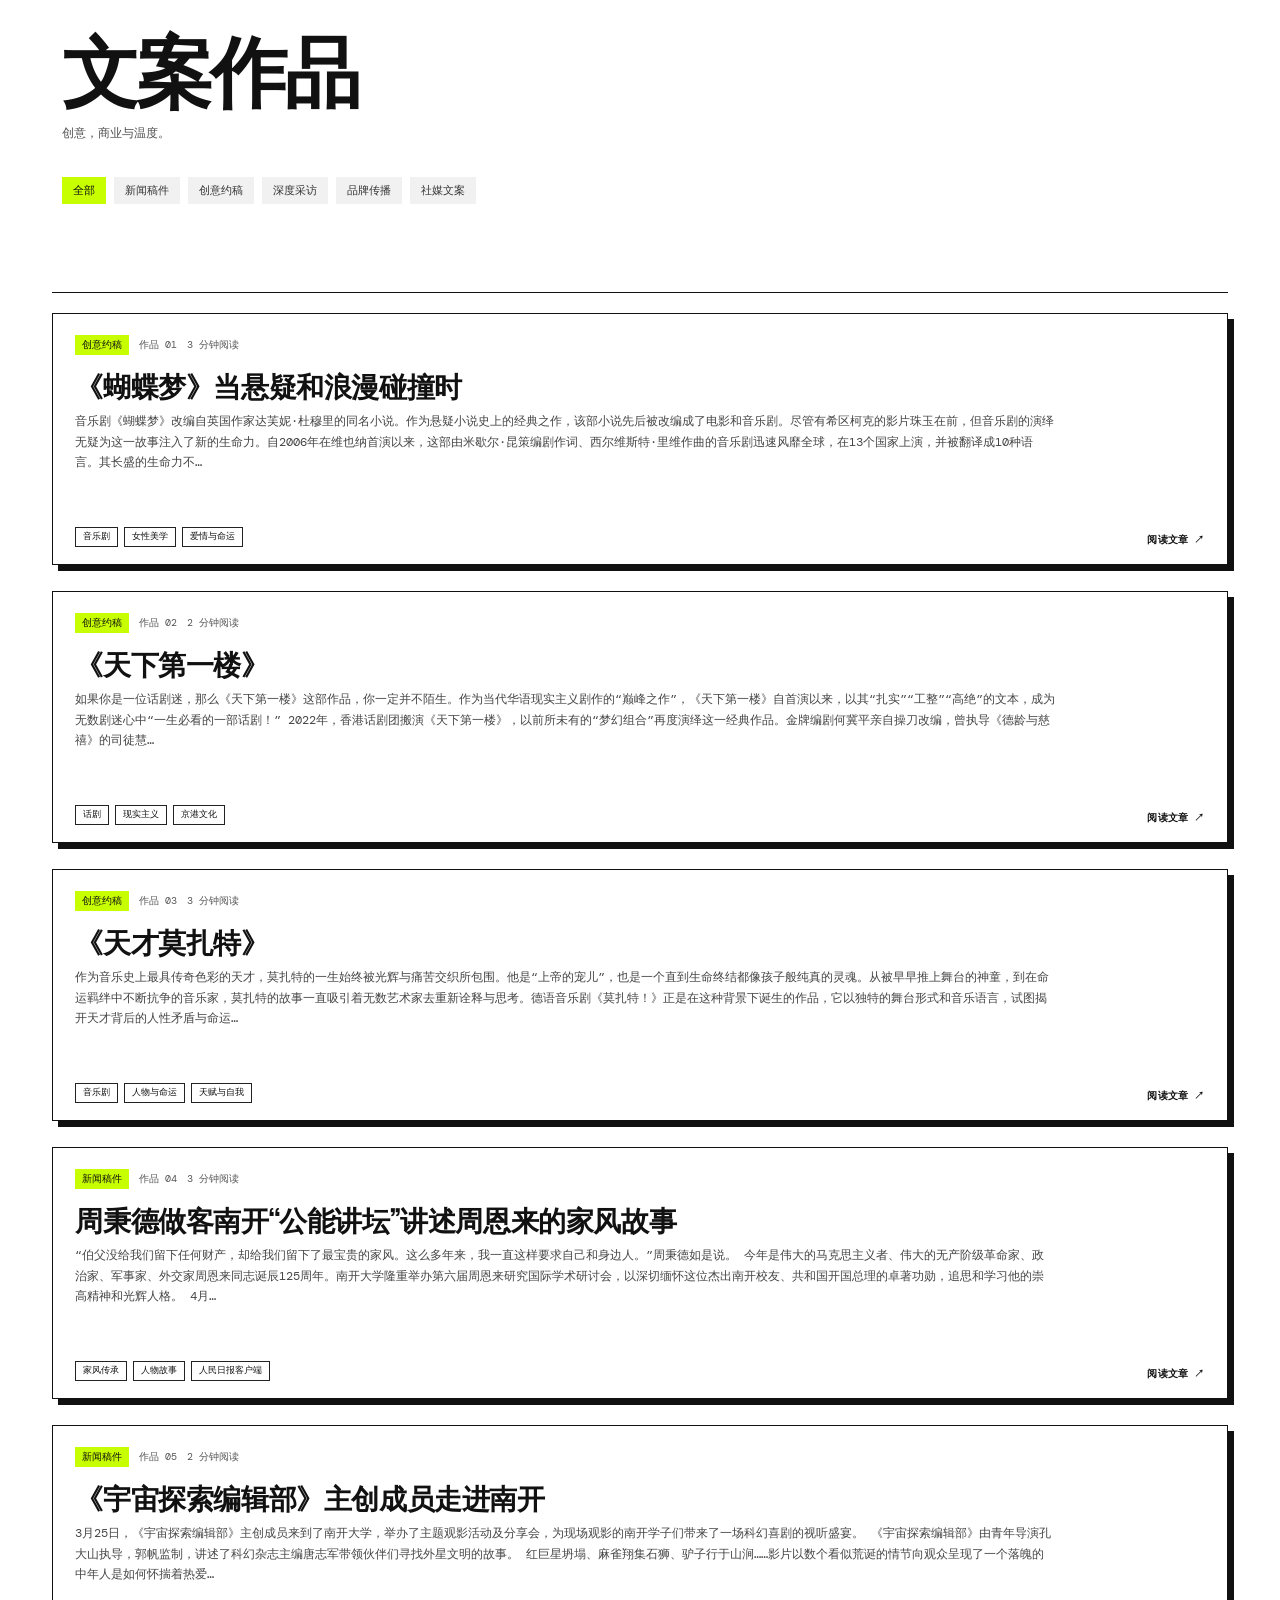
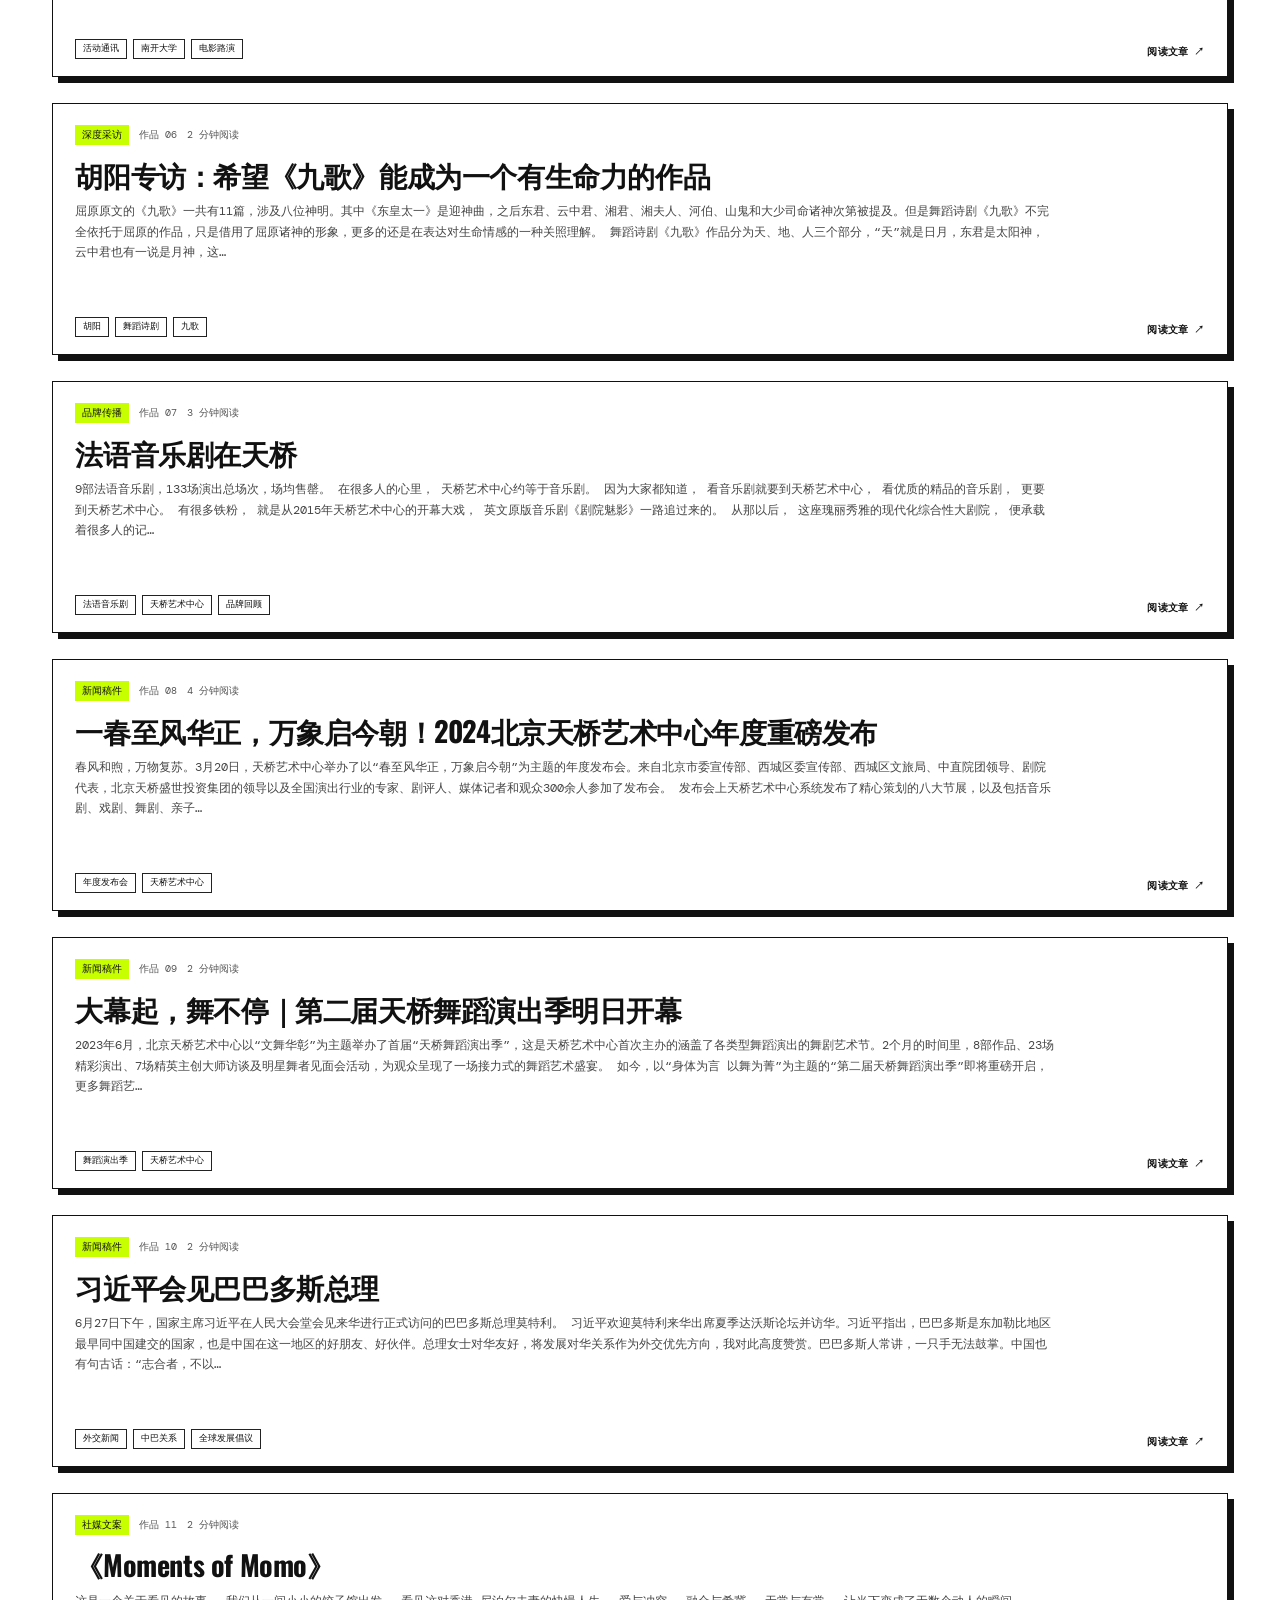
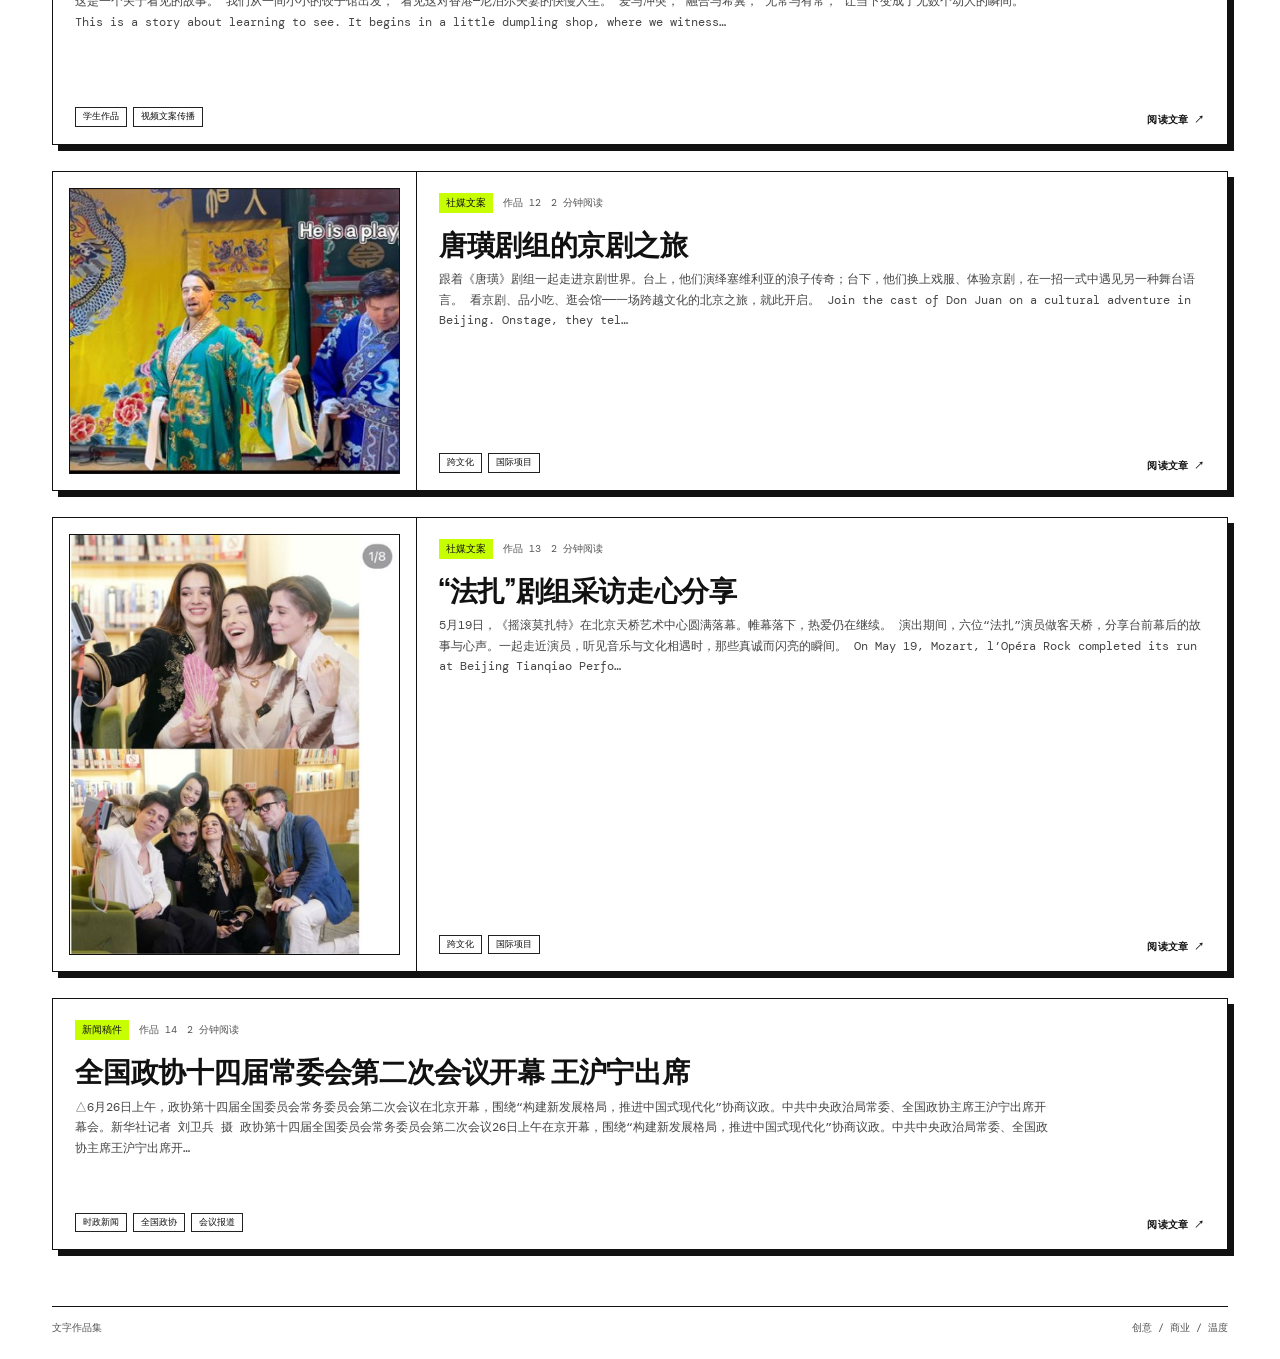
<file: index.html>
<!doctype html>
<html lang="zh-CN">
<head>
  <meta charset="utf-8">
  <meta name="viewport" content="width=device-width, initial-scale=1">
  <meta name="theme-color" content="#ffffff">
  <meta name="description" content="文字作品集｜创意，商业与温度。">
  <title>文案作品</title>
  <link rel="stylesheet" href="styles.css">
</head>
<body>
  <main class="page-shell">
    <header class="site-header">
      <a class="wordmark" href="#home" aria-label="回到作品列表">文案作品</a>
      <p class="intro">创意，商业与温度。</p>

      <nav class="filters" aria-label="作品分类">
        <button class="filter-chip is-active" data-filter="all" type="button">全部</button>
        <button class="filter-chip" data-filter="新闻稿件" type="button">新闻稿件</button>
        <button class="filter-chip" data-filter="创意约稿" type="button">创意约稿</button>
        <button class="filter-chip" data-filter="深度采访" type="button">深度采访</button>
        <button class="filter-chip" data-filter="品牌传播" type="button">品牌传播</button>
        <button class="filter-chip" data-filter="社媒文案" type="button">社媒文案</button>
      </nav>
    </header>

    <section class="work-section" id="home" aria-label="作品列表">
      <div class="section-rule"></div>
      <div class="article-list" id="article-list" aria-live="polite"></div>
    </section>

    <article class="article-view is-hidden" id="article-view" aria-live="polite"></article>

    <footer class="site-footer">
      <span>文字作品集</span>
      <span>创意 / 商业 / 温度</span>
    </footer>
  </main>
  <script src="articles-data.js?v=news-order"></script>
  <script src="script.js?v=copy-portfolio"></script>
</body>
</html>
</file>
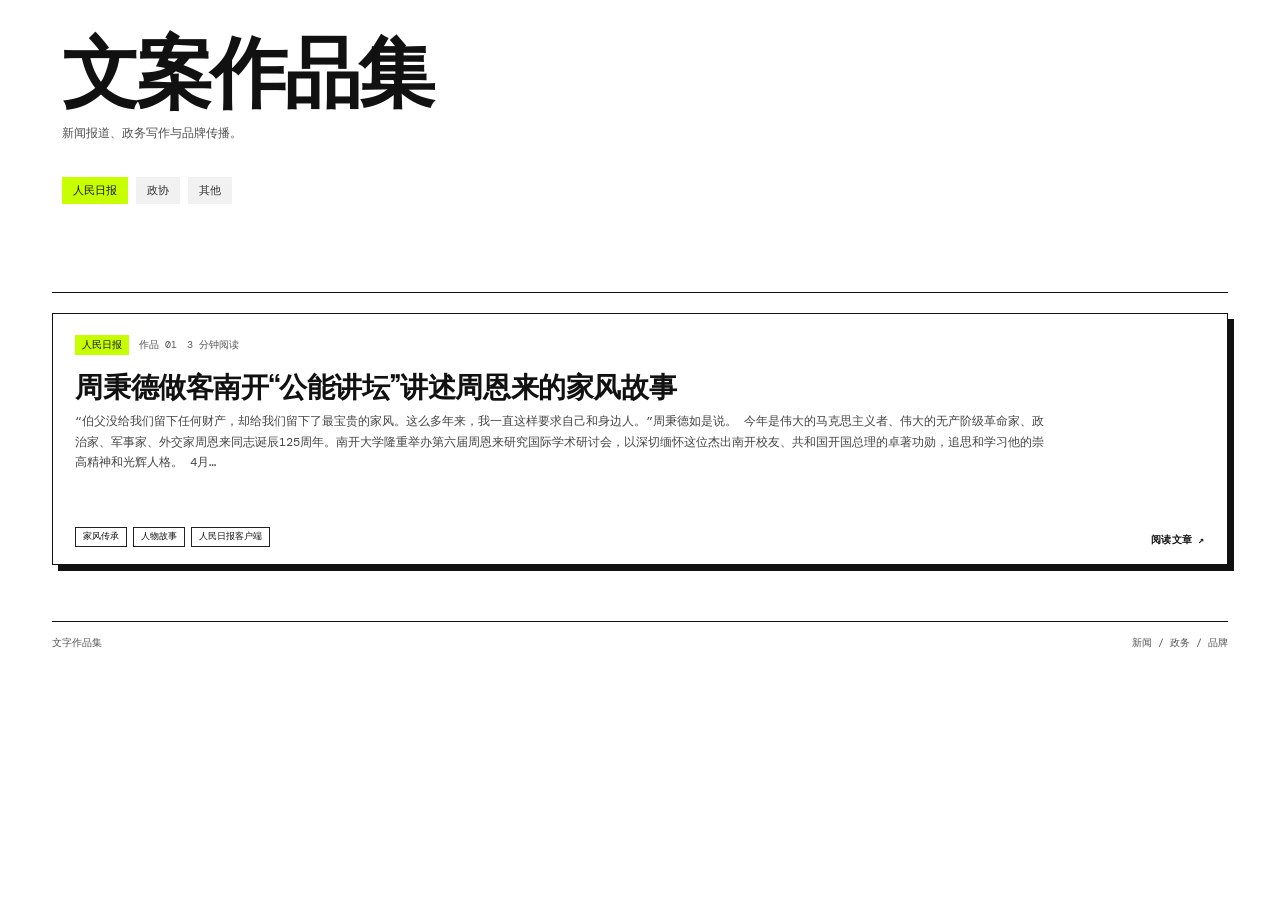
<file: state-owned/index.html>
<!doctype html>
<html lang="zh-CN">
<head>
  <meta charset="utf-8">
  <meta name="viewport" content="width=device-width, initial-scale=1">
  <meta name="theme-color" content="#ffffff">
  <meta name="description" content="文案作品集，精选新闻报道、政务写作与品牌传播作品。">
  <title>文案作品集</title>
  <link rel="stylesheet" href="styles.css">
</head>
<body>
  <main class="page-shell">
    <header class="site-header">
      <a class="wordmark" href="#home" aria-label="回到作品列表">文案作品集</a>
      <p class="intro">新闻报道、政务写作与品牌传播。</p>

      <nav class="filters" aria-label="作品分类">
        <button class="filter-chip is-active" data-filter="人民日报" type="button">人民日报</button>
        <button class="filter-chip" data-filter="政协" type="button">政协</button>
        <button class="filter-chip" data-filter="其他" type="button">其他</button>
      </nav>
    </header>

    <section class="work-section" id="home" aria-label="作品列表">
      <div class="section-rule"></div>
      <div class="article-list" id="article-list" aria-live="polite"></div>
    </section>

    <article class="article-view is-hidden" id="article-view" aria-live="polite"></article>

    <footer class="site-footer">
      <span>文字作品集</span>
      <span>新闻 / 政务 / 品牌</span>
    </footer>
  </main>
  <script src="articles-data.js?v=soe1"></script>
  <script src="script.js?v=three-tabs"></script>
</body>
</html>
</file>
<file: styles.css>
@import url('https://fonts.googleapis.com/css2?family=DM+Mono:wght@400;500&family=Oswald:wght@500;600;700&display=swap');

:root {
  --ink: #111;
  --paper: #fff;
  --muted: #707070;
  --pale: #f1f1f1;
  --acid: #c8ff00;
  --mono: "DM Mono", "Courier New", monospace;
  --display: "Oswald", "Arial Narrow", Impact, sans-serif;
}

* { box-sizing: border-box; }
html { scroll-behavior: smooth; }
body {
  margin: 0;
  color: var(--ink);
  background: var(--paper);
  font-family: Arial, "Microsoft YaHei", sans-serif;
  -webkit-font-smoothing: antialiased;
}
button, a { color: inherit; }
button { font: inherit; }

.page-shell { width: min(1440px, 100%); margin: 0 auto; padding: 28px 4.1vw 24px; }
.site-header { min-height: 264px; padding: 0 10px 45px; }
.wordmark {
  display: inline-block;
  font-family: var(--display);
  font-size: clamp(54px, 6vw, 78px);
  font-weight: 700;
  line-height: .98;
  letter-spacing: -3px;
  text-decoration: none;
}
.intro {
  margin: 19px 0 34px;
  color: #4f4f4f;
  font-family: var(--mono);
  font-size: 12px;
  line-height: 1.7;
}
.filters { display: flex; flex-wrap: wrap; gap: 8px; }
.filter-chip {
  border: 0;
  padding: 6px 11px;
  background: #f1f1f1;
  color: #333;
  font-family: var(--mono);
  font-size: 11px;
  cursor: pointer;
  transition: background .15s ease, color .15s ease;
}
.filter-chip:hover, .filter-chip.is-active { background: var(--acid); color: #111; }
.section-rule { height: 1px; margin: 0 0 20px; background: var(--ink); }
.article-list { display: grid; gap: 26px; }
.article-card {
  position: relative;
  display: flex;
  min-height: 252px;
  border: 1.5px solid var(--ink);
  background: var(--paper);
  box-shadow: 6px 6px 0 var(--ink);
  transition: transform .16s ease, box-shadow .16s ease;
}
.article-card.has-image { min-height: 320px; }
.card-image { flex: 0 0 31%; min-width: 220px; padding: 16px; border-right: 1.5px solid var(--ink); }
.card-image img { display: block; width: 100%; height: 100%; min-height: 285px; border: 1px solid var(--ink); object-fit: cover; }
.article-card:hover { transform: translate(-2px, -2px); box-shadow: 8px 8px 0 var(--ink); }
.card-content { display: flex; flex: 1; min-width: 0; flex-direction: column; padding: 21px 22px 17px; }
.meta-line { display: flex; align-items: center; flex-wrap: wrap; gap: 10px; color: #555; font: 10px/1.4 var(--mono); }
.category-label { display: inline-block; padding: 3px 7px; background: var(--acid); color: #111; }
.article-title {
  width: fit-content;
  max-width: 100%;
  margin: 12px 0 10px;
  font-family: var(--display), "Microsoft YaHei", sans-serif;
  font-size: clamp(22px, 2.2vw, 31px);
  font-weight: 700;
  line-height: 1.22;
  letter-spacing: -.4px;
  text-decoration-thickness: 1px;
  text-underline-offset: 4px;
}
.article-title a { text-decoration: underline; text-decoration-color: transparent; }
.article-title a:hover { text-decoration-color: currentColor; }
.excerpt { max-width: 980px; margin: 0; color: #454545; font: 12px/1.7 var(--mono); }
.card-bottom { display: flex; align-items: end; justify-content: space-between; gap: 16px; margin-top: auto; padding-top: 20px; }
.tag-list { display: flex; flex-wrap: wrap; gap: 6px; }
.tag { border: 1px solid #222; padding: 3px 7px; font: 9px/1.3 var(--mono); white-space: nowrap; }
.read-link { flex: 0 0 auto; color: #111; font: 700 10px/1.4 var(--mono); text-decoration: none; letter-spacing: .2px; }
.read-link::after { content: " ↗"; }
.read-link:hover { color: #83ad00; }
.article-view { margin-top: 0; border: 1.5px solid var(--ink); padding: clamp(22px, 5vw, 64px); box-shadow: 6px 6px 0 var(--ink); }
.article-view.is-hidden, .work-section.is-hidden { display: none; }
.back-link { display: inline-block; margin-bottom: 30px; color: #444; font: 11px var(--mono); text-decoration: none; }
.back-link:hover { text-decoration: underline; }
.detail-title { max-width: 900px; margin: 17px 0 42px; font-family: var(--display), "Microsoft YaHei", sans-serif; font-size: clamp(34px, 5vw, 64px); line-height: 1.13; }
.prose { max-width: 780px; margin: 0 auto; font-size: 17px; line-height: 2; }
.prose p { margin: 0 0 1.4em; }
.prose h2 { margin: 2.1em 0 .8em; font-size: 22px; line-height: 1.5; }
.prose blockquote { margin: 1.6em 0; border-left: 3px solid var(--acid); padding: 4px 0 4px 18px; color: #333; }
.prose strong { font-weight: 700; }
.prose .source-link { color: #111; text-decoration: underline; text-decoration-color: var(--acid); text-decoration-thickness: 2px; text-underline-offset: 4px; }
.site-footer { display: flex; justify-content: space-between; gap: 12px; margin-top: 56px; border-top: 1px solid #111; padding: 14px 0 0; color: #555; font: 10px var(--mono); }
.empty-state { padding: 50px 12px; font: 13px var(--mono); }

@media (max-width: 680px) {
  .page-shell { padding: 22px 18px 20px; }
  .site-header { min-height: 230px; padding: 0 2px 32px; }
  .wordmark { letter-spacing: -2px; }
  .article-list { gap: 20px; }
  .article-card { min-height: 270px; box-shadow: 4px 4px 0 var(--ink); }
  .article-card.has-image { flex-direction: column; }
  .card-image { flex: 0 0 220px; min-width: 0; height: 220px; padding: 12px; border-right: 0; border-bottom: 1.5px solid var(--ink); }
  .card-image img { min-height: 0; }
  .card-content { padding: 17px 15px 14px; }
  .article-title { font-size: 25px; }
  .excerpt { font-size: 11px; }
  .card-bottom { align-items: start; flex-direction: column; gap: 12px; }
  .read-link { align-self: flex-end; }
  .prose { font-size: 16px; line-height: 1.9; }
  .site-footer { font-size: 9px; }
}

@media (prefers-reduced-motion: reduce) {
  *, *::before, *::after { scroll-behavior: auto !important; transition-duration: .01ms !important; }
}
</file>
<file: state-owned/styles.css>
@import url('https://fonts.googleapis.com/css2?family=DM+Mono:wght@400;500&family=Oswald:wght@500;600;700&display=swap');

:root {
  --ink: #111;
  --paper: #fff;
  --muted: #707070;
  --pale: #f1f1f1;
  --acid: #c8ff00;
  --mono: "DM Mono", "Courier New", monospace;
  --display: "Oswald", "Arial Narrow", Impact, sans-serif;
}

* { box-sizing: border-box; }
html { scroll-behavior: smooth; }
body {
  margin: 0;
  color: var(--ink);
  background: var(--paper);
  font-family: Arial, "Microsoft YaHei", sans-serif;
  -webkit-font-smoothing: antialiased;
}
button, a { color: inherit; }
button { font: inherit; }

.page-shell { width: min(1440px, 100%); margin: 0 auto; padding: 28px 4.1vw 24px; }
.site-header { min-height: 264px; padding: 0 10px 45px; }
.wordmark {
  display: inline-block;
  font-family: var(--display);
  font-size: clamp(54px, 6vw, 78px);
  font-weight: 700;
  line-height: .98;
  letter-spacing: -3px;
  text-decoration: none;
}
.intro {
  margin: 19px 0 34px;
  color: #4f4f4f;
  font-family: var(--mono);
  font-size: 12px;
  line-height: 1.7;
}
.filters { display: flex; flex-wrap: wrap; gap: 8px; }
.filter-chip {
  border: 0;
  padding: 6px 11px;
  background: #f1f1f1;
  color: #333;
  font-family: var(--mono);
  font-size: 11px;
  cursor: pointer;
  transition: background .15s ease, color .15s ease;
}
.filter-chip:hover, .filter-chip.is-active { background: var(--acid); color: #111; }
.section-rule { height: 1px; margin: 0 0 20px; background: var(--ink); }
.article-list { display: grid; gap: 26px; }
.article-card {
  position: relative;
  display: flex;
  min-height: 252px;
  border: 1.5px solid var(--ink);
  background: var(--paper);
  box-shadow: 6px 6px 0 var(--ink);
  transition: transform .16s ease, box-shadow .16s ease;
}
.article-card.has-image { min-height: 320px; }
.card-image { flex: 0 0 31%; min-width: 220px; padding: 16px; border-right: 1.5px solid var(--ink); }
.card-image img { display: block; width: 100%; height: 100%; min-height: 285px; border: 1px solid var(--ink); object-fit: cover; }
.article-card:hover { transform: translate(-2px, -2px); box-shadow: 8px 8px 0 var(--ink); }
.card-content { display: flex; flex: 1; min-width: 0; flex-direction: column; padding: 21px 22px 17px; }
.meta-line { display: flex; align-items: center; flex-wrap: wrap; gap: 10px; color: #555; font: 10px/1.4 var(--mono); }
.category-label { display: inline-block; padding: 3px 7px; background: var(--acid); color: #111; }
.article-title {
  width: fit-content;
  max-width: 100%;
  margin: 12px 0 10px;
  font-family: var(--display), "Microsoft YaHei", sans-serif;
  font-size: clamp(22px, 2.2vw, 31px);
  font-weight: 700;
  line-height: 1.22;
  letter-spacing: -.4px;
  text-decoration-thickness: 1px;
  text-underline-offset: 4px;
}
.article-title a { text-decoration: underline; text-decoration-color: transparent; }
.article-title a:hover { text-decoration-color: currentColor; }
.excerpt { max-width: 980px; margin: 0; color: #454545; font: 12px/1.7 var(--mono); }
.card-bottom { display: flex; align-items: end; justify-content: space-between; gap: 16px; margin-top: auto; padding-top: 20px; }
.tag-list { display: flex; flex-wrap: wrap; gap: 6px; }
.tag { border: 1px solid #222; padding: 3px 7px; font: 9px/1.3 var(--mono); white-space: nowrap; }
.read-link { flex: 0 0 auto; color: #111; font: 700 10px/1.4 var(--mono); text-decoration: none; letter-spacing: .2px; }
.read-link::after { content: " ↗"; }
.read-link:hover { color: #83ad00; }
.article-view { margin-top: 0; border: 1.5px solid var(--ink); padding: clamp(22px, 5vw, 64px); box-shadow: 6px 6px 0 var(--ink); }
.article-view.is-hidden, .work-section.is-hidden { display: none; }
.back-link { display: inline-block; margin-bottom: 30px; color: #444; font: 11px var(--mono); text-decoration: none; }
.back-link:hover { text-decoration: underline; }
.detail-title { max-width: 900px; margin: 17px 0 42px; font-family: var(--display), "Microsoft YaHei", sans-serif; font-size: clamp(34px, 5vw, 64px); line-height: 1.13; }
.prose { max-width: 780px; margin: 0 auto; font-size: 17px; line-height: 2; }
.prose p { margin: 0 0 1.4em; }
.prose h2 { margin: 2.1em 0 .8em; font-size: 22px; line-height: 1.5; }
.prose blockquote { margin: 1.6em 0; border-left: 3px solid var(--acid); padding: 4px 0 4px 18px; color: #333; }
.prose strong { font-weight: 700; }
.prose .source-link { color: #111; text-decoration: underline; text-decoration-color: var(--acid); text-decoration-thickness: 2px; text-underline-offset: 4px; }
.site-footer { display: flex; justify-content: space-between; gap: 12px; margin-top: 56px; border-top: 1px solid #111; padding: 14px 0 0; color: #555; font: 10px var(--mono); }
.empty-state { padding: 50px 12px; font: 13px var(--mono); }

@media (max-width: 680px) {
  .page-shell { padding: 22px 18px 20px; }
  .site-header { min-height: 230px; padding: 0 2px 32px; }
  .wordmark { letter-spacing: -2px; }
  .article-list { gap: 20px; }
  .article-card { min-height: 270px; box-shadow: 4px 4px 0 var(--ink); }
  .article-card.has-image { flex-direction: column; }
  .card-image { flex: 0 0 220px; min-width: 0; height: 220px; padding: 12px; border-right: 0; border-bottom: 1.5px solid var(--ink); }
  .card-image img { min-height: 0; }
  .card-content { padding: 17px 15px 14px; }
  .article-title { font-size: 25px; }
  .excerpt { font-size: 11px; }
  .card-bottom { align-items: start; flex-direction: column; gap: 12px; }
  .read-link { align-self: flex-end; }
  .prose { font-size: 16px; line-height: 1.9; }
  .site-footer { font-size: 9px; }
}

@media (prefers-reduced-motion: reduce) {
  *, *::before, *::after { scroll-behavior: auto !important; transition-duration: .01ms !important; }
}
</file>
